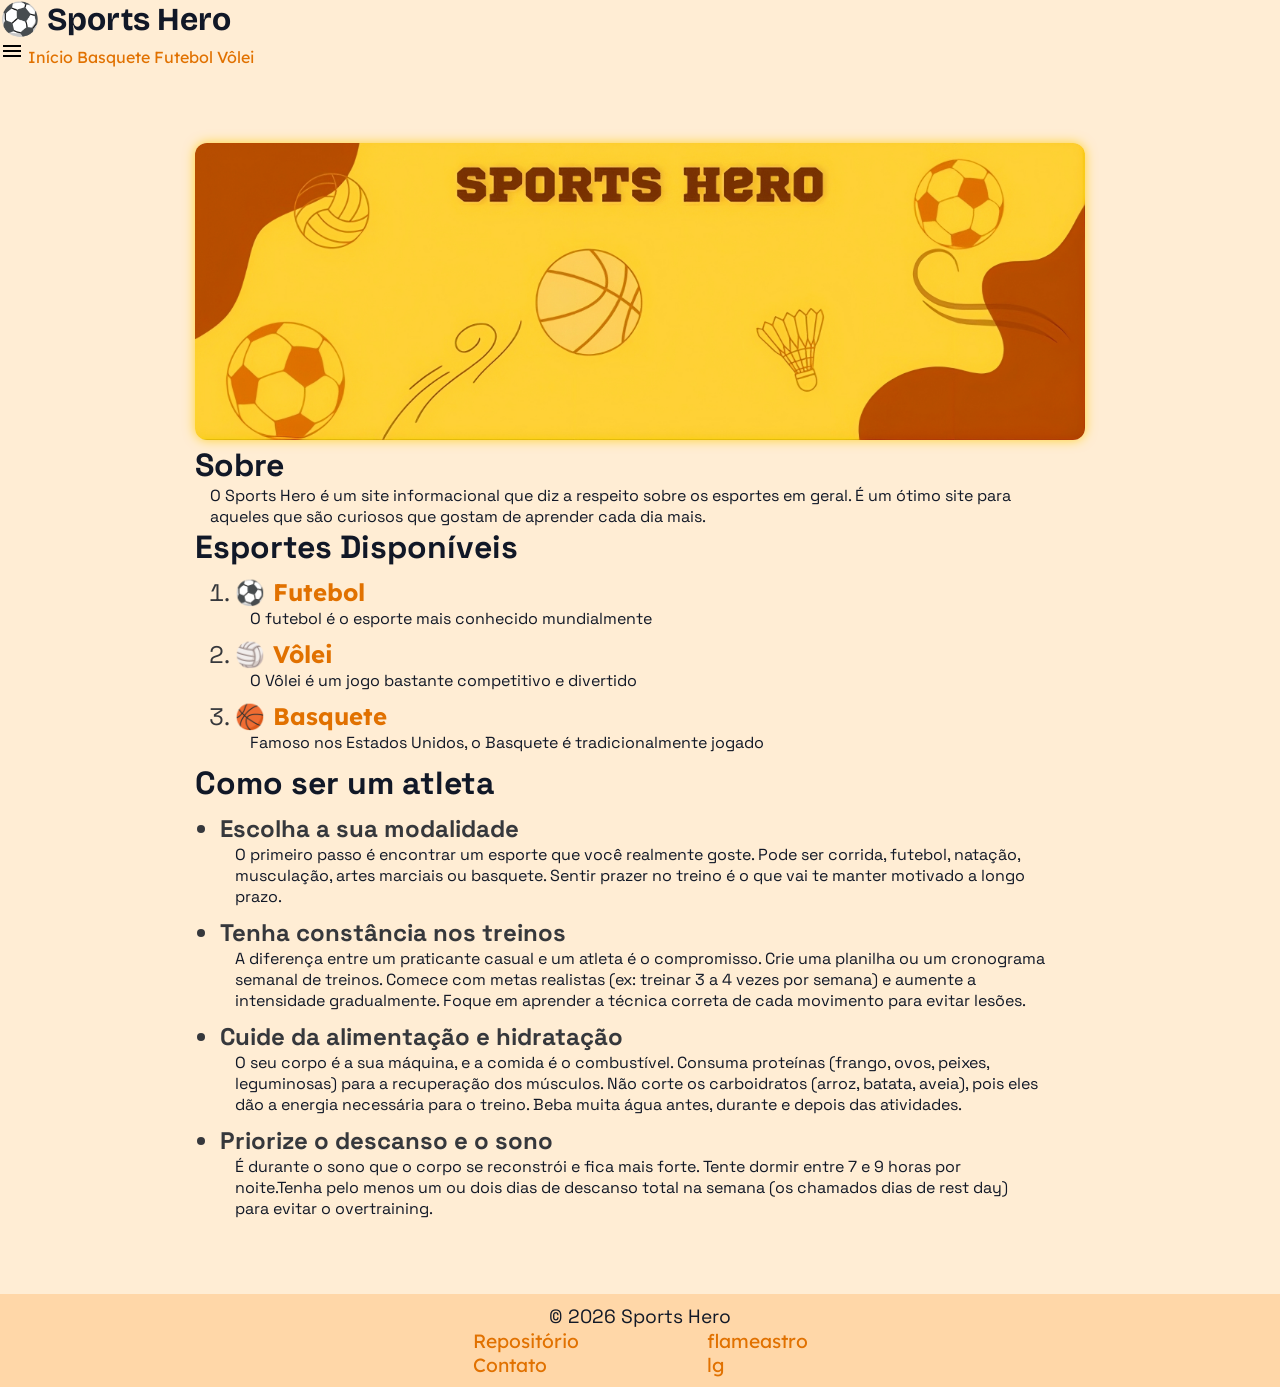
<file: index.html>
<!DOCTYPE html>
<html lang="pt-BR">
<head>
    <meta charset="UTF-8">
    <meta name="viewport" content="width=device-width, initial-scale=1.0">
    <title>Sports Hero</title>
    <!-- Header Scripts -->
    <script type="module">
        import 'https://esm.sh/@material/web/divider/divider.js';
        import 'https://esm.sh/@material/web/list/list.js';
        import 'https://esm.sh/@material/web/list/list-item.js';
        import 'https://esm.sh/@material/web/ripple/ripple.js';

        import 'https://esm.sh/@material/web/icon/icon.js';
        import 'https://esm.sh/@material/web/iconbutton/icon-button.js';
    </script>

    <!-- Styles -->
    <link rel="stylesheet" href="styles/style.css">

    <!-- Fonts -->
    <link rel="preconnect" href="https://fonts.googleapis.com">
    <link rel="preconnect" href="https://fonts.gstatic.com" crossorigin>
    <link href="https://fonts.googleapis.com/css2?family=Archivo:ital,wght@0,100..900;1,100..900&family=Bricolage+Grotesque:opsz,wght@12..96,200..800&family=DM+Sans:ital,opsz,wght@0,9..40,100..1000;1,9..40,100..1000&family=JetBrains+Mono:ital,wght@0,100..800;1,100..800&family=Lexend:wght@100..900&family=Manrope:wght@200..800&family=Outfit:wght@100..900&family=Space+Grotesk:wght@300..700&family=Tilt+Warp&display=swap" rel="stylesheet">

    <!-- Icons -->
    <link rel="stylesheet" href="https://fonts.googleapis.com/css2?family=Material+Symbols+Outlined:opsz,wght,FILL,GRAD@20..48,100..700,0..1,-50..200&icon_names=menu" />

    <!-- Favicon -->
    <link rel="shortcut icon" href="assets/favicon.ico" type="image/x-icon">
</head>
<body>
    <h1>⚽ Sports Hero</h1>

    <top-app-bar title="⚽ Sports Hero" title-nav="Navegação">
        <md-icon-button slot="trigger">
            <span class="material-symbols-outlined">menu</span>
        </md-icon-button>

        <a slot="item" href="https://flameastro.github.io/sports-hero/">Início</a>
        <a slot="item" href="https://flameastro.github.io/sports-hero/pages/basquete.html">Basquete</a>
        <a slot="item" href="https://flameastro.github.io/sports-hero/pages/futebol.html">Futebol</a>
        <a slot="item" href="https://flameastro.github.io/sports-hero/pages/volei.html">Vôlei</a>
    </top-app-bar>

    <main>
        <section class="banner">
            <img src="assets/banner.png" alt="Banner Sports Hero">
        </section>

        <section class="about">
            <h2>Sobre</h2>

            <p>O Sports Hero é um site informacional que diz a respeito sobre os esportes em geral. É um ótimo site para aqueles que são curiosos que gostam de aprender cada dia mais.</p>
        </section>

        <section class="sports">
            <h2>Esportes Disponíveis</h2>

            <ol>
                <li>
                    <h3><a href="pages/futebol.html">⚽ Futebol</a></h3>
                    <p>O futebol é o esporte mais conhecido mundialmente</p>
                </li>
                <li>
                    <h3><a href="pages/volei.html">🏐 Vôlei</a></h3>
                    <p>O Vôlei é um jogo bastante competitivo e divertido</p>
                </li>
                <li>
                    <h3><a href="pages/basquete.html">🏀 Basquete</a></h3>
                    <p>Famoso nos Estados Unidos, o Basquete é tradicionalmente jogado</p>
                </li>
            </ol>
        </section>

        <section class="athlete">
            <h2>Como ser um atleta</h2>

            <ul>
                <li>
                    <h3>Escolha a sua modalidade</h3>
                    <p>O primeiro passo é encontrar um esporte que você realmente goste. Pode ser corrida, futebol, natação, musculação, artes marciais ou basquete. Sentir prazer no treino é o que vai te manter motivado a longo prazo.</p>
                </li>
                <li>
                    <h3>Tenha constância nos treinos</h3>
                    <p>A diferença entre um praticante casual e um atleta é o compromisso. Crie uma planilha ou um cronograma semanal de treinos. Comece com metas realistas (ex: treinar 3 a 4 vezes por semana) e aumente a intensidade gradualmente. Foque em aprender a técnica correta de cada movimento para evitar lesões.</p>
                </li>
                <li>
                    <h3>Cuide da alimentação e hidratação</h3>
                    <p>O seu corpo é a sua máquina, e a comida é o combustível. Consuma proteínas (frango, ovos, peixes, leguminosas) para a recuperação dos músculos. Não corte os carboidratos (arroz, batata, aveia), pois eles dão a energia necessária para o treino. Beba muita água antes, durante e depois das atividades.</p>
                </li>
                <li>
                    <h3>Priorize o descanso e o sono</h3>
                    <p>É durante o sono que o corpo se reconstrói e fica mais forte. Tente dormir entre 7 e 9 horas por noite.Tenha pelo menos um ou dois dias de descanso total na semana (os chamados dias de rest day) para evitar o overtraining.</p>
                </li>
            </ul>
        </section>
    </main>

    <footer>
        <div>
            <p>&copy; <span class="date"></span> Sports Hero</p>
        </div>

        <div class="links">
            <div>
                <a href="https://github.com/flameastro/sports-hero" target="_blank">Repositório</a>
                <a href="mailto:flame77ofc@gmail.com" target="_blank">Contato</a>
            </div>
            <div>
                <a href="https://github.com/flameastro/" target="_blank">flameastro</a>
                <a href="https://github.com/luan-gb/" target="_blank">lg</a>
            </div>
        </div>
    </footer>

    <script src="scripts/footer.js"></script>
    <script type="module" src="scripts/header.js"></script>
</body>
</html>
</file>
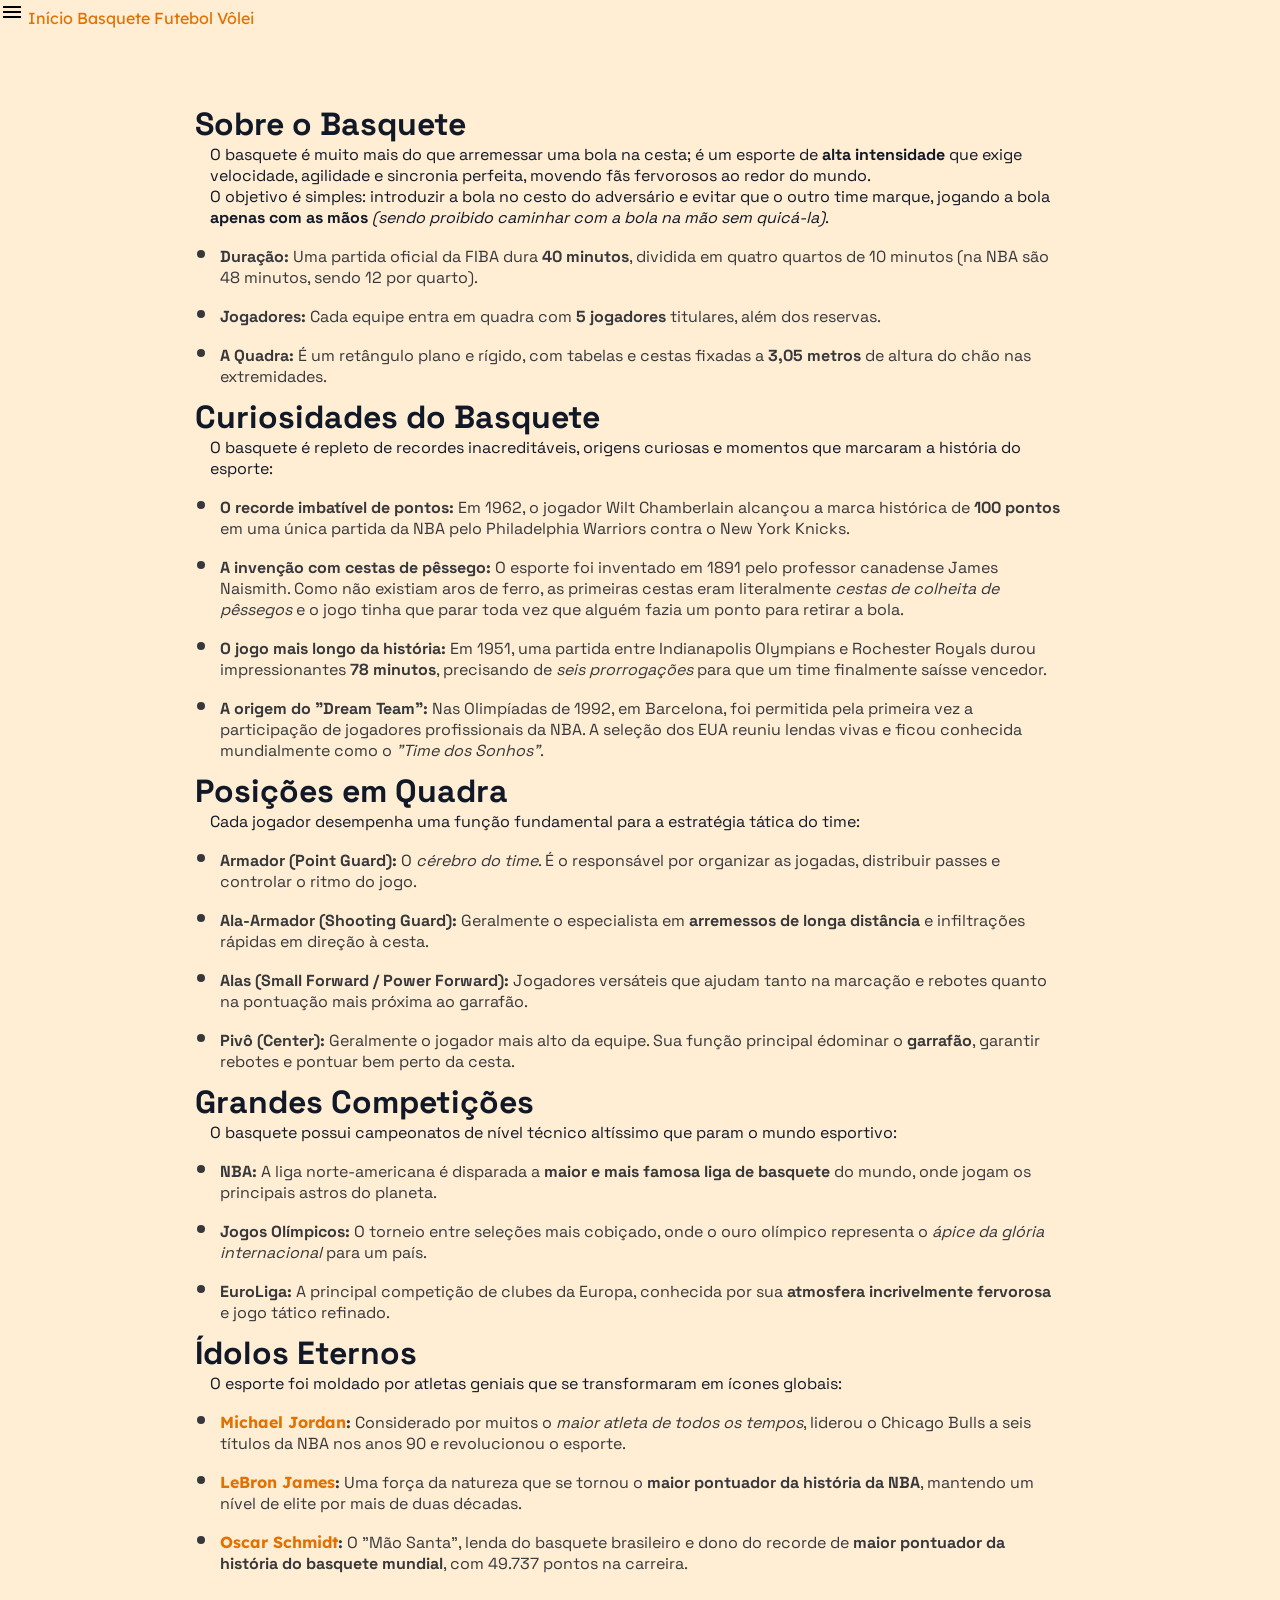
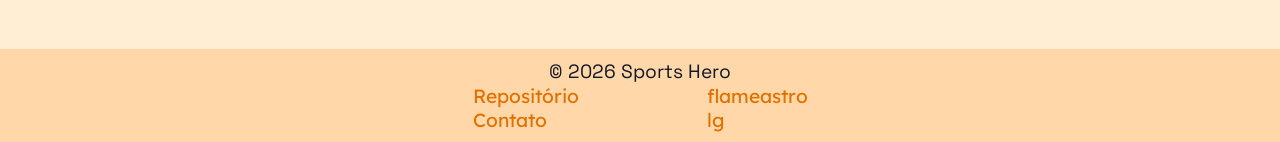
<file: pages/basquete.html>
<!DOCTYPE html>
<html lang="pt-BR">
<head>
    <meta charset="UTF-8">
    <meta name="viewport" content="width=device-width, initial-scale=1.0">

    <!-- Header Scripts -->
    <script type="module">
        import 'https://esm.sh/@material/web/divider/divider.js';
        import 'https://esm.sh/@material/web/list/list.js';
        import 'https://esm.sh/@material/web/list/list-item.js';
        import 'https://esm.sh/@material/web/ripple/ripple.js';
        import 'https://esm.sh/@material/web/icon/icon.js';
        import 'https://esm.sh/@material/web/iconbutton/icon-button.js';
    </script>

    <!-- Styles -->
    <link rel="stylesheet" href="../styles/style.css">

    <!-- Fonts -->
    <link rel="preconnect" href="https://fonts.googleapis.com">
    <link rel="preconnect" href="https://fonts.gstatic.com" crossorigin>
    <link href="https://fonts.googleapis.com/css2?family=Archivo:ital,wght@0,100..900;1,100..900&family=Bricolage+Grotesque:opsz,wght@12..96,200..800&family=DM+Sans:ital,opsz,wght@0,9..40,100..1000;1,9..40,100..1000&family=JetBrains+Mono:ital,wght@0,100..800;1,100..800&family=Lexend:wght@100..900&family=Manrope:wght@200..800&family=Outfit:wght@100..900&family=Space+Grotesk:wght@300..700&family=Tilt+Warp&display=swap" rel="stylesheet">

    <!-- Icons -->
    <link rel="stylesheet" href="https://fonts.googleapis.com/css2?family=Material+Symbols+Outlined:opsz,wght,FILL,GRAD@20..48,100..700,0..1,-50..200&icon_names=menu" />

    <!-- Favicon -->
    <link rel="shortcut icon" href="../assets/favicon.ico" type="image/x-icon">

    <title>⚽ Sports Hero - Basquete</title>
</head>
<body>
    <top-app-bar title="⚽ Sports Hero (Basquete)" title-nav="Navegação">
        <md-icon-button slot="trigger">
            <span class="material-symbols-outlined">menu</span>
        </md-icon-button>

        <a slot="item" href="https://flameastro.github.io/sports-hero/">Início</a>
        <a slot="item" href="https://flameastro.github.io/sports-hero/pages/basquete.html">Basquete</a>
        <a slot="item" href="https://flameastro.github.io/sports-hero/pages/futebol.html">Futebol</a>
        <a slot="item" href="https://flameastro.github.io/sports-hero/pages/volei.html">Vôlei</a>
    </top-app-bar>

    <main>
        <section class="about">
            <h2>Sobre o Basquete</h2>
            <p>O basquete é muito mais do que arremessar uma bola na cesta; é um esporte de <strong>alta intensidade</strong> que exige velocidade, agilidade e sincronia perfeita, movendo fãs fervorosos ao redor do mundo.</p>
            <p>O objetivo é simples: introduzir a bola no cesto do adversário e evitar que o outro time marque, jogando a bola <strong>apenas com as mãos</strong> <em>(sendo proibido caminhar com a bola na mão sem quicá-la)</em>.</p>

            <ul>
                <li><strong>Duração:</strong> Uma partida oficial da FIBA dura <strong>40 minutos</strong>, dividida em quatro quartos de 10 minutos (na NBA são 48 minutos, sendo 12 por quarto).</li>
                <li><strong>Jogadores:</strong> Cada equipe entra em quadra com <strong>5 jogadores</strong> titulares, além dos reservas.</li>
                <li><strong>A Quadra:</strong> É um retângulo plano e rígido, com tabelas e cestas fixadas a <strong>3,05 metros</strong> de altura do chão nas extremidades.</li>
            </ul>
        </section>

        <section class="curiosities">
            <h2>Curiosidades do Basquete</h2>
            <p>O basquete é repleto de recordes inacreditáveis, origens curiosas e momentos que marcaram a história do esporte:</p>

            <ul>
                <li><strong>O recorde imbatível de pontos:</strong> Em 1962, o jogador Wilt Chamberlain alcançou a marca histórica de <strong>100 pontos</strong> em uma única partida da NBA pelo Philadelphia Warriors contra o New York Knicks.</li>
                <li><strong>A invenção com cestas de pêssego:</strong> O esporte foi inventado em 1891 pelo professor canadense James Naismith. Como não existiam aros de ferro, as primeiras cestas eram literalmente <em>cestas de colheita de pêssegos</em> e o jogo tinha que parar toda vez que alguém fazia um ponto para retirar a bola.</li>
                <li><strong>O jogo mais longo da história:</strong> Em 1951, uma partida entre Indianapolis Olympians e Rochester Royals durou impressionantes <strong>78 minutos</strong>, precisando de <em>seis prorrogações</em> para que um time finalmente saísse vencedor.</li>
                <li><strong>A origem do "Dream Team":</strong> Nas Olimpíadas de 1992, em Barcelona, foi permitida pela primeira vez a participação de jogadores profissionais da NBA. A seleção dos EUA reuniu lendas vivas e ficou conhecida mundialmente como o <em>"Time dos Sonhos"</em>.</li>
            </ul>
        </section>

        <section class="positions">
            <h2>Posições em Quadra</h2>
            <p>Cada jogador desempenha uma função fundamental para a estratégia tática do time:</p>
            <ul>
                <li><strong>Armador (Point Guard):</strong> O <em>cérebro do time</em>. É o responsável por organizar as jogadas, distribuir passes e controlar o ritmo do jogo.</li>
                <li><strong>Ala-Armador (Shooting Guard):</strong> Geralmente o especialista em <strong>arremessos de longa distância</strong> e infiltrações rápidas em direção à cesta.</li>
                <li><strong>Alas (Small Forward / Power Forward):</strong> Jogadores versáteis que ajudam tanto na marcação e rebotes quanto na pontuação mais próxima ao garrafão.</li>
                <li><strong>Pivô (Center):</strong> Geralmente o jogador mais alto da equipe. Sua função principal édominar o <strong>garrafão</strong>, garantir rebotes e pontuar bem perto da cesta.</li>
            </ul>
        </section>

        <section class="tournaments">
            <h2>Grandes Competições</h2>
            <p>O basquete possui campeonatos de nível técnico altíssimo que param o mundo esportivo:</p>
            <ul>
                <li><strong>NBA:</strong> A liga norte-americana é disparada a <strong>maior e mais famosa liga de basquete</strong> do mundo, onde jogam os principais astros do planeta.</li>
                <li><strong>Jogos Olímpicos:</strong> O torneio entre seleções mais cobiçado, onde o ouro olímpico representa o <em>ápice da glória internacional</em> para um país.</li>
                <li><strong>EuroLiga:</strong> A principal competição de clubes da Europa, conhecida por sua <strong>atmosfera incrivelmente fervorosa</strong> e jogo tático refinado.</li>
            </ul>
        </section>

        <section class="legends">
            <h2>Ídolos Eternos</h2>
            <p>O esporte foi moldado por atletas geniais que se transformaram em ícones globais:</p>
            <ul>
                <li><strong><a href="https://pt.wikipedia.org/wiki/Michael_Jordan" target="_blank">Michael Jordan</a>:</strong> Considerado por muitos o <em>maior atleta de todos os tempos</em>, liderou o Chicago Bulls a seis títulos da NBA nos anos 90 e revolucionou o esporte.</li>
                <li><strong><a href="https://pt.wikipedia.org/wiki/LeBron_James" target="_blank">LeBron James</a>:</strong> Uma força da natureza que se tornou o <strong>maior pontuador da história da NBA</strong>, mantendo um nível de elite por mais de duas décadas.</li>
                <li><strong><a href="https://pt.wikipedia.org/wiki/Oscar_Schmidt" target="_blank">Oscar Schmidt</a>:</strong> O "Mão Santa", lenda do basquete brasileiro e dono do recorde de <strong>maior pontuador da história do basquete mundial</strong>, com 49.737 pontos na carreira.
                </li>
            </ul>
        </section>
    </main>
    <footer>
        <div>
            <p>&copy; <span class="date"></span> Sports Hero</p>
        </div>

        <div class="links">
            <div>
                <a href="https://github.com/flameastro/sports-hero" target="_blank">Repositório</a>
                <a href="mailto:flame77ofc@gmail.com" target="_blank">Contato</a>
            </div>
            <div>
                <a href="https://github.com/flameastro/" target="_blank">flameastro</a>
                <a href="https://github.com/luan-gb/" target="_blank">lg</a>
            </div>
        </div>
    </footer>

    <script src="../scripts/footer.js"></script>
    <script type="module" src="../scripts/header.js"></script>
</body>
</html>
</file>
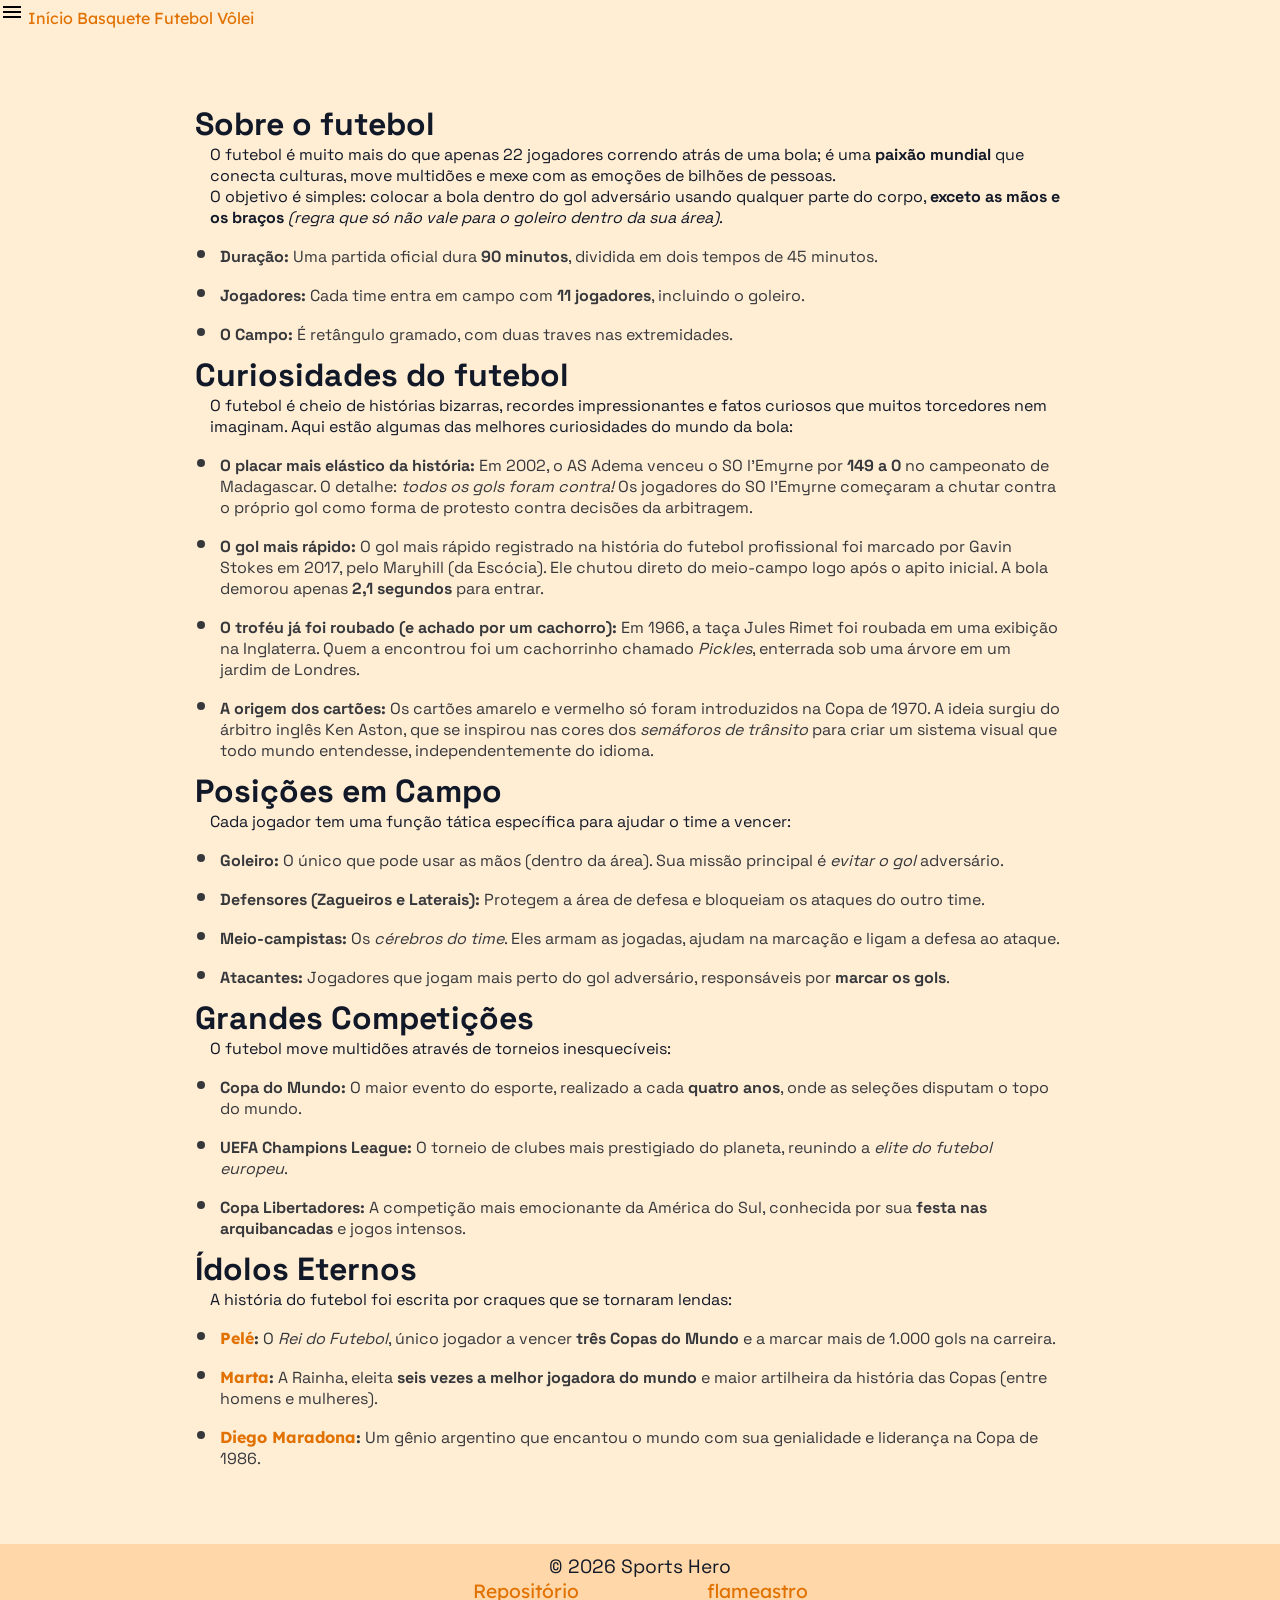
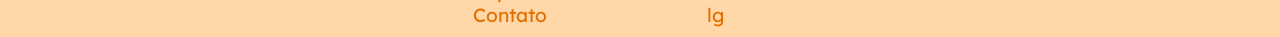
<file: pages/futebol.html>
<!DOCTYPE html>
<html lang="pt-BR">

<head>
    <meta charset="UTF-8">
    <meta name="viewport" content="width=device-width, initial-scale=1.0">

    <!-- Header Scripts -->
    <script type="module">
        import 'https://esm.sh/@material/web/divider/divider.js';
        import 'https://esm.sh/@material/web/list/list.js';
        import 'https://esm.sh/@material/web/list/list-item.js';
        import 'https://esm.sh/@material/web/ripple/ripple.js';
        import 'https://esm.sh/@material/web/icon/icon.js';
        import 'https://esm.sh/@material/web/iconbutton/icon-button.js';
    </script>

    <!-- Styles -->
    <link rel="stylesheet" href="../styles/style.css">

    <!-- Fonts -->
    <link rel="preconnect" href="https://fonts.googleapis.com">
    <link rel="preconnect" href="https://fonts.gstatic.com" crossorigin>
    <link href="https://fonts.googleapis.com/css2?family=Archivo:ital,wght@0,100..900;1,100..900&family=Bricolage+Grotesque:opsz,wght@12..96,200..800&family=DM+Sans:ital,opsz,wght@0,9..40,100..1000;1,9..40,100..1000&family=JetBrains+Mono:ital,wght@0,100..800;1,100..800&family=Lexend:wght@100..900&family=Manrope:wght@200..800&family=Outfit:wght@100..900&family=Space+Grotesk:wght@300..700&family=Tilt+Warp&display=swap" rel="stylesheet">

    <!-- Icons -->
    <link rel="stylesheet" href="https://fonts.googleapis.com/css2?family=Material+Symbols+Outlined:opsz,wght,FILL,GRAD@20..48,100..700,0..1,-50..200&icon_names=menu" />

    <!-- Favicon -->
    <link rel="shortcut icon" href="../assets/favicon.ico" type="image/x-icon">

    <title>⚽ Sports Hero - Futebol</title>
</head>

<body>
    <top-app-bar title="⚽ Sports Hero (Futebol)" title-nav="Navegação">
        <md-icon-button slot="trigger">
            <span class="material-symbols-outlined">menu</span>
        </md-icon-button>

        <a slot="item" href="https://flameastro.github.io/sports-hero/">Início</a>
        <a slot="item" href="https://flameastro.github.io/sports-hero/pages/basquete.html">Basquete</a>
        <a slot="item" href="https://flameastro.github.io/sports-hero/pages/futebol.html">Futebol</a>
        <a slot="item" href="https://flameastro.github.io/sports-hero/pages/volei.html">Vôlei</a>
    </top-app-bar>

    <main>
        <section class="about">
            <h2>Sobre o futebol</h2>
            <p>O futebol é muito mais do que apenas 22 jogadores correndo atrás de uma bola; é uma <strong>paixão mundial</strong> que conecta culturas, move multidões e mexe com as emoções de bilhões de pessoas.
            </p>
            <p>O objetivo é simples: colocar a bola dentro do gol adversário usando qualquer parte do corpo, <strong>exceto as mãos e os braços</strong> <em>(regra que só não vale para o goleiro dentro da sua área)</em>.
            </p>

            <ul>
                <li><strong>Duração:</strong> Uma partida oficial dura <strong>90 minutos</strong>, dividida em dois tempos de 45 minutos.</li>
                <li><strong>Jogadores:</strong> Cada time entra em campo com <strong>11 jogadores</strong>, incluindo o goleiro.</li>
                <li><strong>O Campo:</strong> É retângulo gramado, com duas traves nas extremidades.</li>
            </ul>
        </section>

        <section class="curiosities">
            <h2>Curiosidades do futebol</h2>
            <p>O futebol é cheio de histórias bizarras, recordes impressionantes e fatos curiosos que muitos torcedores nem imaginam. Aqui estão algumas das melhores curiosidades do mundo da bola:</p>

            <ul>
                <li><strong>O placar mais elástico da história:</strong> Em 2002, o AS Adema venceu o SO l'Emyrne por <strong>149 a 0</strong> no campeonato de Madagascar. O detalhe: <em>todos os gols foram contra!</em> Os jogadores do SO l'Emyrne começaram a chutar contra o próprio gol como forma de protesto contra decisões da arbitragem.</li>
                <li><strong>O gol mais rápido:</strong> O gol mais rápido registrado na história do futebol profissional foi marcado por Gavin Stokes em 2017, pelo Maryhill (da Escócia). Ele chutou direto do meio-campo logo após o apito inicial. A bola demorou apenas <strong>2,1 segundos</strong> para entrar.</li>
                <li><strong>O troféu já foi roubado (e achado por um cachorro):</strong> Em 1966, a taça Jules Rimet foi roubada em uma exibição na Inglaterra. Quem a encontrou foi um cachorrinho chamado <em>Pickles</em>, enterrada sob uma árvore em um jardim de Londres.</li>
                <li><strong>A origem dos cartões:</strong> Os cartões amarelo e vermelho só foram introduzidos na Copa de 1970. A ideia surgiu do árbitro inglês Ken Aston, que se inspirou nas cores dos <em>semáforos de trânsito</em> para criar um sistema visual que todo mundo entendesse, independentemente do idioma.</li>
            </ul>
        </section>
        <section class="positions">
            <h2>Posições em Campo</h2>
            <p>Cada jogador tem uma função tática específica para ajudar o time a vencer:</p>
            <ul>
                <li><strong>Goleiro:</strong> O único que pode usar as mãos (dentro da área). Sua missão principal é <em>evitar o gol</em> adversário.</li>
                <li><strong>Defensores (Zagueiros e Laterais):</strong> Protegem a área de defesa e bloqueiam os ataques do outro time.</li>
                <li><strong>Meio-campistas:</strong> Os <em>cérebros do time</em>. Eles armam as jogadas, ajudam na marcação e ligam a defesa ao ataque.</li>
                <li><strong>Atacantes:</strong> Jogadores que jogam mais perto do gol adversário, responsáveis por <strong>marcar os gols</strong>.</li>
            </ul>
        </section>

        <section class="tournaments">
            <h2>Grandes Competições</h2>
            <p>O futebol move multidões através de torneios inesquecíveis:</p>
            <ul>
                <li><strong>Copa do Mundo:</strong> O maior evento do esporte, realizado a cada <strong>quatro anos</strong>, onde as seleções disputam o topo do mundo.</li>
                <li><strong>UEFA Champions League:</strong> O torneio de clubes mais prestigiado do planeta, reunindo a <em>elite do futebol europeu</em>.</li>
                <li><strong>Copa Libertadores:</strong> A competição mais emocionante da América do Sul, conhecida por sua <strong>festa nas arquibancadas</strong> e jogos intensos.</li>
            </ul>
        </section>

        <section class="legends">
            <h2>Ídolos Eternos</h2>
            <p>A história do futebol foi escrita por craques que se tornaram lendas:</p>
            <ul>
                <li><strong><a href="https://pt.wikipedia.org/wiki/Pel%C3%A9" target="_blank">Pelé</a>:</strong> O <em>Rei do Futebol</em>, único jogador a vencer <strong>três Copas do Mundo</strong> e a marcar mais de 1.000 gols na carreira.</li>
                <li><strong><a href="https://pt.wikipedia.org/wiki/Marta_(futebolista)" target="_blank">Marta</a>:</strong> A Rainha, eleita <strong>seis vezes a melhor jogadora do mundo</strong> e maior artilheira da história das Copas (entre homens e mulheres).</li>
                <li><strong><a href="https://pt.wikipedia.org/wiki/Diego_Maradona" target="_blank">Diego Maradona</a>:</strong> Um gênio argentino que encantou o mundo com sua genialidade e liderança na Copa de 1986.</li>
            </ul>
        </section>
    </main>

    <footer>
        <div>
            <p>&copy; <span class="date"></span> Sports Hero</p>
        </div>

        <div class="links">
            <div>
                <a href="https://github.com/flameastro/sports-hero" target="_blank">Repositório</a>
                <a href="mailto:flame77ofc@gmail.com" target="_blank">Contato</a>
            </div>
            <div>
                <a href="https://github.com/flameastro/" target="_blank">flameastro</a>
                <a href="https://github.com/luan-gb/" target="_blank">lg</a>
            </div>
        </div>
    </footer>

    <script src="../scripts/footer.js"></script>
    <script type="module" src="../scripts/header.js"></script>
</body>

</html>
</file>
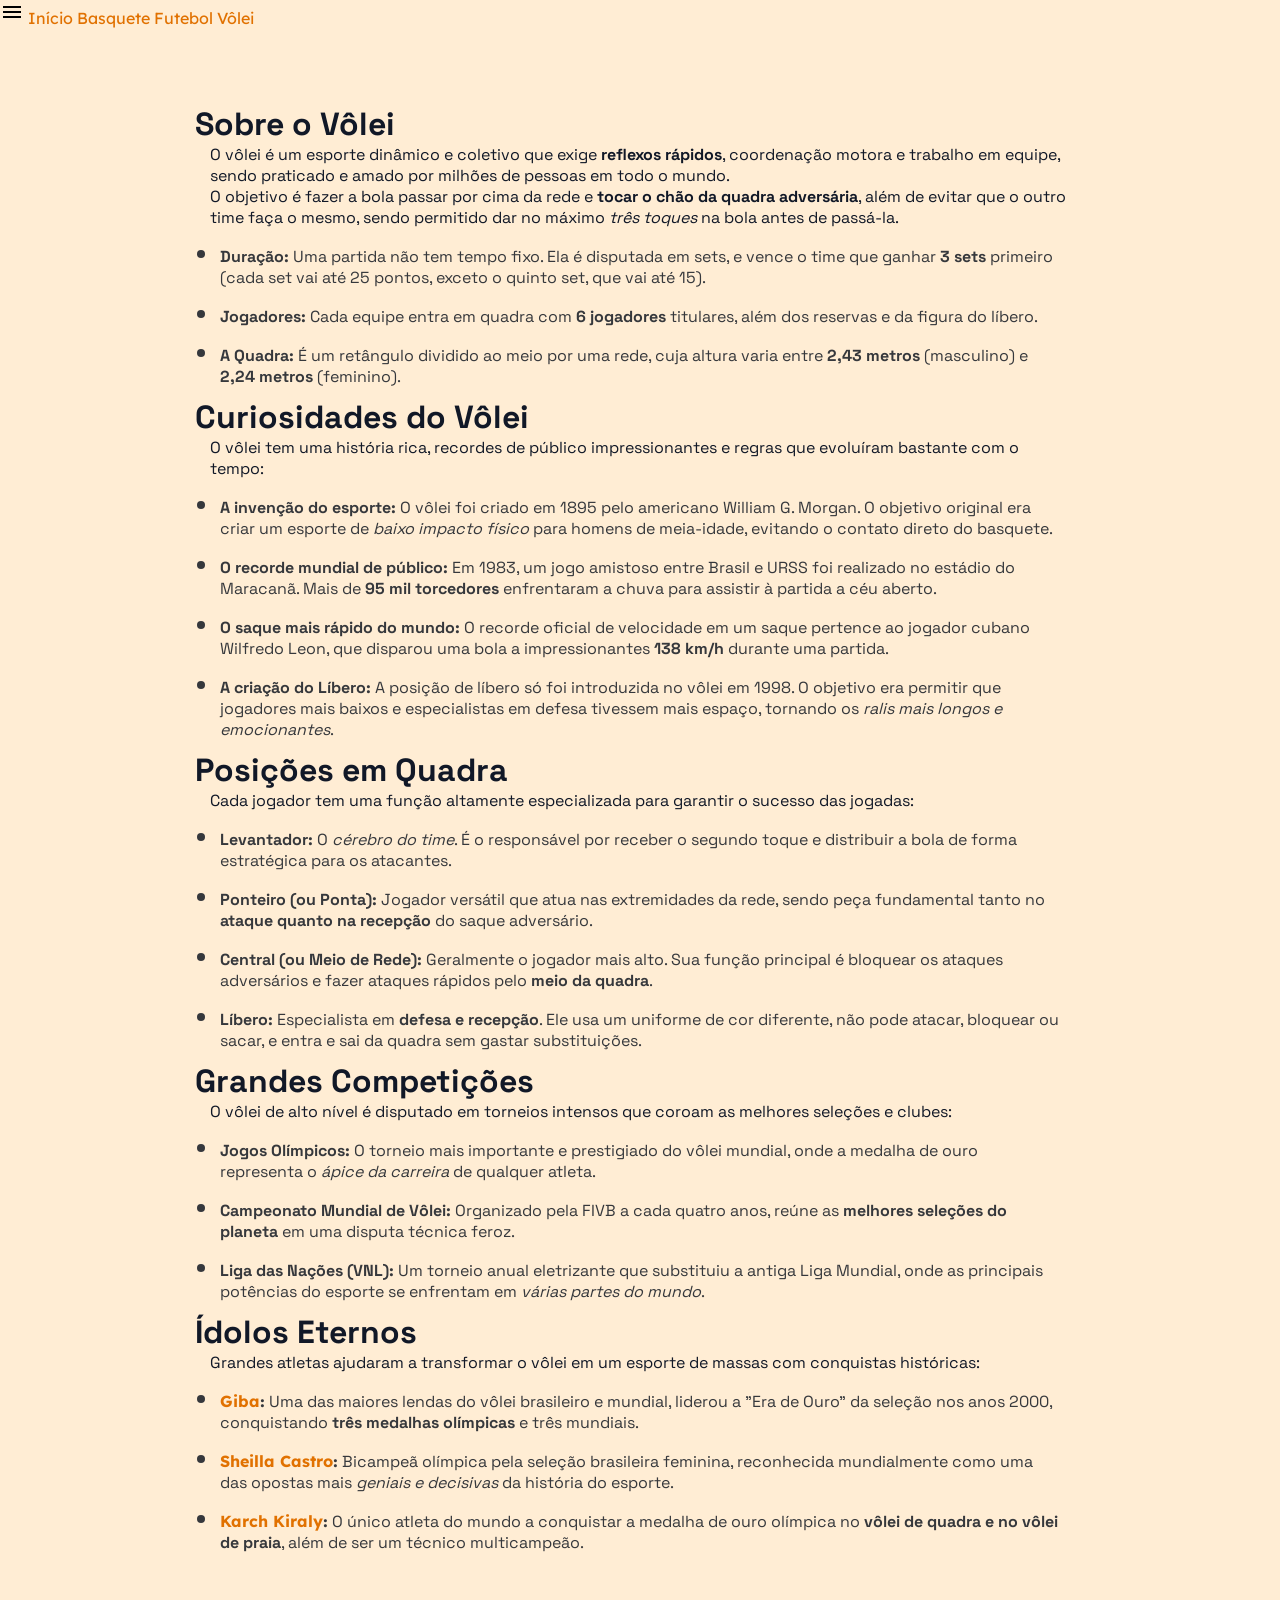
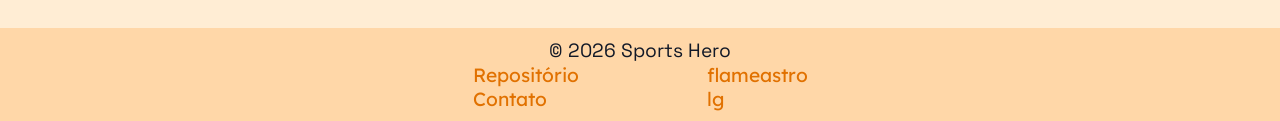
<file: pages/volei.html>
<!DOCTYPE html>
<html lang="pt-BR">

<head>
    <meta charset="UTF-8">
    <meta name="viewport" content="width=device-width, initial-scale=1.0">

    <!-- Header Scripts -->
    <script type="module">
        import 'https://esm.sh/@material/web/divider/divider.js';
        import 'https://esm.sh/@material/web/list/list.js';
        import 'https://esm.sh/@material/web/list/list-item.js';
        import 'https://esm.sh/@material/web/ripple/ripple.js';
        import 'https://esm.sh/@material/web/icon/icon.js';
        import 'https://esm.sh/@material/web/iconbutton/icon-button.js';
    </script>

    <!-- Styles -->
    <link rel="stylesheet" href="../styles/style.css">

    <!-- Fonts -->
    <link rel="preconnect" href="https://fonts.googleapis.com">
    <link rel="preconnect" href="https://fonts.gstatic.com" crossorigin>
    <link href="https://fonts.googleapis.com/css2?family=Archivo:ital,wght@0,100..900;1,100..900&family=Bricolage+Grotesque:opsz,wght@12..96,200..800&family=DM+Sans:ital,opsz,wght@0,9..40,100..1000;1,9..40,100..1000&family=JetBrains+Mono:ital,wght@0,100..800;1,100..800&family=Lexend:wght@100..900&family=Manrope:wght@200..800&family=Outfit:wght@100..900&family=Space+Grotesk:wght@300..700&family=Tilt+Warp&display=swap" rel="stylesheet">

    <!-- Icons -->
    <link rel="stylesheet" href="https://fonts.googleapis.com/css2?family=Material+Symbols+Outlined:opsz,wght,FILL,GRAD@20..48,100..700,0..1,-50..200&icon_names=menu" />

    <!-- Favicon -->
    <link rel="shortcut icon" href="../assets/favicon.ico" type="image/x-icon">

    <title>⚽ Sports Hero - Vôlei</title>
</head>

<body>
    <top-app-bar title="⚽ Sports Hero (Vôlei)" title-nav="Navegação">
        <md-icon-button slot="trigger">
            <span class="material-symbols-outlined">menu</span>
        </md-icon-button>

        <a slot="item" href="https://flameastro.github.io/sports-hero/">Início</a>
        <a slot="item" href="https://flameastro.github.io/sports-hero/pages/basquete.html">Basquete</a>
        <a slot="item" href="https://flameastro.github.io/sports-hero/pages/futebol.html">Futebol</a>
        <a slot="item" href="https://flameastro.github.io/sports-hero/pages/volei.html">Vôlei</a>
    </top-app-bar>

    <main>
        <section class="about">
            <h2>Sobre o Vôlei</h2>
            <p>O vôlei é um esporte dinâmico e coletivo que exige <strong>reflexos rápidos</strong>, coordenação motora e trabalho em equipe, sendo praticado e amado por milhões de pessoas em todo o mundo.</p>
            <p>O objetivo é fazer a bola passar por cima da rede e <strong>tocar o chão da quadra adversária</strong>, além de evitar que o outro time faça o mesmo, sendo permitido dar no máximo <em>três toques</em> na bola antes de passá-la.</p>

            <ul>
                <li><strong>Duração:</strong> Uma partida não tem tempo fixo. Ela é disputada em sets, e vence o time que ganhar <strong>3 sets</strong> primeiro (cada set vai até 25 pontos, exceto o quinto set, que vai até 15).</li>
                <li><strong>Jogadores:</strong> Cada equipe entra em quadra com <strong>6 jogadores</strong> titulares, além dos reservas e da figura do líbero.</li>
                <li><strong>A Quadra:</strong> É um retângulo dividido ao meio por uma rede, cuja altura varia entre <strong>2,43 metros</strong> (masculino) e <strong>2,24 metros</strong> (feminino).</li>
            </ul>
        </section>

        <section class="curiosities">
            <h2>Curiosidades do Vôlei</h2>
            <p>O vôlei tem uma história rica, recordes de público impressionantes e regras que evoluíram bastante com o tempo:</p>

            <ul>
                <li><strong>A invenção do esporte:</strong> O vôlei foi criado em 1895 pelo americano William G. Morgan. O objetivo original era criar um esporte de <em>baixo impacto físico</em> para homens de meia-idade, evitando o contato direto do basquete.</li>
                <li><strong>O recorde mundial de público:</strong> Em 1983, um jogo amistoso entre Brasil e URSS foi realizado no estádio do Maracanã. Mais de <strong>95 mil torcedores</strong> enfrentaram a chuva para assistir à partida a céu aberto.</li>
                <li><strong>O saque mais rápido do mundo:</strong> O recorde oficial de velocidade em um saque pertence ao jogador cubano Wilfredo Leon, que disparou uma bola a impressionantes <strong>138 km/h</strong> durante uma partida.</li>
                <li><strong>A criação do Líbero:</strong> A posição de líbero só foi introduzida no vôlei em 1998. O objetivo era permitir que jogadores mais baixos e especialistas em defesa tivessem mais espaço, tornando os <em>ralis mais longos e emocionantes</em>.</li>
            </ul>
        </section>

        <section class="positions">
            <h2>Posições em Quadra</h2>
            <p>Cada jogador tem uma função altamente especializada para garantir o sucesso das jogadas:</p>
            <ul>
                <li><strong>Levantador:</strong> O <em>cérebro do time</em>. É o responsável por receber o segundo toque e distribuir a bola de forma estratégica para os atacantes.</li>
                <li><strong>Ponteiro (ou Ponta):</strong> Jogador versátil que atua nas extremidades da rede, sendo peça fundamental tanto no <strong>ataque quanto na recepção</strong> do saque adversário.</li>
                <li><strong>Central (ou Meio de Rede):</strong> Geralmente o jogador mais alto. Sua função principal é bloquear os ataques adversários e fazer ataques rápidos pelo <strong>meio da quadra</strong>.</li>
                <li><strong>Líbero:</strong> Especialista em <strong>defesa e recepção</strong>. Ele usa um uniforme de cor diferente, não pode atacar, bloquear ou sacar, e entra e sai da quadra sem gastar substituições.</li>
            </ul>
        </section>

        <section class="tournaments">
            <h2>Grandes Competições</h2>
            <p>O vôlei de alto nível é disputado em torneios intensos que coroam as melhores seleções e clubes:</p>
            <ul>
                <li><strong>Jogos Olímpicos:</strong> O torneio mais importante e prestigiado do vôlei mundial, onde a medalha de ouro representa o <em>ápice da carreira</em> de qualquer atleta.</li>
                <li><strong>Campeonato Mundial de Vôlei:</strong> Organizado pela FIVB a cada quatro anos, reúne as <strong>melhores seleções do planeta</strong> em uma disputa técnica feroz.</li>
                <li><strong>Liga das Nações (VNL):</strong> Um torneio anual eletrizante que substituiu a antiga Liga Mundial, onde as principais potências do esporte se enfrentam em <em>várias partes do mundo</em>.</li>
            </ul>
        </section>

        <section class="legends">
            <h2>Ídolos Eternos</h2>
            <p>Grandes atletas ajudaram a transformar o vôlei em um esporte de massas com conquistas históricas:</p>
            <ul>
                <li><strong><a href="https://pt.wikipedia.org/wiki/Giba_(voleibolista)" target="_blank">Giba</a>:</strong> Uma das maiores lendas do vôlei brasileiro e mundial, liderou a "Era de Ouro" da seleção nos anos 2000, conquistando <strong>três medalhas olímpicas</strong> e três mundiais.</li>
                <li><strong><a href="https://pt.wikipedia.org/wiki/Sheilla_Castro" target="_blank">Sheilla Castro</a>:</strong> Bicampeã olímpica pela seleção brasileira feminina, reconhecida mundialmente como uma das opostas mais <em>geniais e decisivas</em> da história do esporte.</li>
                <li><strong><a href="https://pt.wikipedia.org/wiki/Karch_Kiraly" target="_blank">Karch Kiraly</a>:</strong> O único atleta do mundo a conquistar a medalha de ouro olímpica no <strong>vôlei de quadra e no vôlei de praia</strong>, além de ser um técnico multicampeão.</li>
            </ul>
        </section>
    </main>

    <footer>
        <div>
            <p>&copy; <span class="date"></span> Sports Hero</p>
        </div>

        <div class="links">
            <div>
                <a href="https://github.com/flameastro/sports-hero" target="_blank">Repositório</a>
                <a href="mailto:flame77ofc@gmail.com" target="_blank">Contato</a>
            </div>
            <div>
                <a href="https://github.com/flameastro/" target="_blank">flameastro</a>
                <a href="https://github.com/luan-gb/" target="_blank">lg</a>
            </div>
        </div>
    </footer>

    <script src="../scripts/footer.js"></script>
    <script type="module" src="../scripts/header.js"></script>
</body>
</html>
</file>
<file: styles/style.css>
:root {
    /* Fonts */
    --font-archivo: "Archivo", sans-serif;
    --font-bricolage: "Bricolage Grotesque", sans-serif;
    --font-dm-sans: "DM Sans", sans-serif;
    --font-jetbrains: "JetBrains Mono", monospace;
    --font-lexend: "Lexend", sans-serif;
    --font-manrope: "Manrope", sans-serif;
    --font-outfit: "Outfit", sans-serif;
    --font-space: "Space Grotesk", sans-serif;
    --font-tilt: "Tilt Warp", sans-serif;

    /* Colors */
    --text-primary: #111827;
    --text-secondary: #36383c;

    /* Red */
    --color-red-50: oklch(97.1% 0.013 17.38);
    --color-red-100: oklch(93.6% 0.032 17.717);
    --color-red-200: oklch(88.5% 0.062 18.334);
    --color-red-300: oklch(80.8% 0.114 19.571);
    --color-red-400: oklch(70.4% 0.191 22.216);
    --color-red-500: oklch(63.7% 0.237 25.331);
    --color-red-600: oklch(57.7% 0.245 27.325);
    --color-red-700: oklch(50.5% 0.213 27.518);
    --color-red-800: oklch(44.4% 0.177 26.899);
    --color-red-900: oklch(39.6% 0.141 25.723);
    --color-red-950: oklch(25.8% 0.092 26.042);

    /* Orange */
    --color-orange-50: oklch(98% 0.016 73.684);
    --color-orange-100: oklch(95.4% 0.038 75.164);
    --color-orange-200: oklch(90.1% 0.076 70.697);
    --color-orange-300: oklch(83.7% 0.128 66.29);
    --color-orange-400: oklch(75% 0.183 55.934);
    --color-orange-500: oklch(70.5% 0.213 47.604);
    --color-orange-600: oklch(64.6% 0.222 41.116);
    --color-orange-700: oklch(55.3% 0.195 38.402);
    --color-orange-800: oklch(47% 0.157 37.304);
    --color-orange-900: oklch(40.8% 0.123 38.172);
    --color-orange-950: oklch(26.6% 0.079 36.259);

    /* Amber */
    --color-amber-50: oklch(98.7% 0.022 95.277);
    --color-amber-100: oklch(96.2% 0.059 95.617);
    --color-amber-200: oklch(92.4% 0.12 95.746);
    --color-amber-300: oklch(87.9% 0.169 91.605);
    --color-amber-400: oklch(82.8% 0.189 84.429);
    --color-amber-500: oklch(76.9% 0.188 70.08);
    --color-amber-600: oklch(66.6% 0.179 58.318);
    --color-amber-700: oklch(55.5% 0.163 48.998);
    --color-amber-800: oklch(47.3% 0.137 46.201);
    --color-amber-900: oklch(41.4% 0.112 45.904);
    --color-amber-950: oklch(27.9% 0.077 45.635);

    /* Yellow */
    --color-yellow-50: oklch(98.7% 0.026 102.212);
    --color-yellow-100: oklch(97.3% 0.071 103.193);
    --color-yellow-200: oklch(94.5% 0.129 101.54);
    --color-yellow-300: oklch(90.5% 0.182 98.111);
    --color-yellow-400: oklch(85.2% 0.199 91.936);
    --color-yellow-500: oklch(79.5% 0.184 86.047);
    --color-yellow-600: oklch(68.1% 0.162 75.834);
    --color-yellow-700: oklch(55.4% 0.135 66.442);
    --color-yellow-800: oklch(47.6% 0.114 61.907);
    --color-yellow-900: oklch(42.1% 0.095 57.708);
    --color-yellow-950: oklch(28.6% 0.066 53.813);
}

* {
    font-family: var(--font-space);
    margin: 0;
    padding: 0;
    box-sizing: border-box;
}

body {
    background-color: var(--color-orange-100);
}

h1 {
    font-family: var(--font-bricolage);
}

h2 {
    font-size: 32px;
}

h3 {
    font-size: 24px;
}

h1,
h2,
p {
    color: var(--text-primary);
}

ol,
ul,
li {
    color: var(--text-secondary);
}

li {
    margin: 10px;
}

li::marker {
    font-size: 24px;
}

ol,
ul {
    margin: 5px 10px 5px 30px;
    font-family: var(--font-manrope);
}

a {
    color: var(--color-amber-600);
    transition: all 0.25s ease-in-out;
}

a:hover {
    color: var(--color-amber-700);
}

main {
    margin: 75px 10px;
}

.banner img {
    width: 100%;
    border-radius: 12px;
    box-shadow: 0 0 12px var(--color-amber-300);
}

a {
    font-family: var(--font-lexend);
    text-decoration: none;
}

footer {
    background-color: var(--color-orange-200);
    display: flex;
    flex-direction: column;
    align-items: center;
    padding: 10px;
    font-size: 1.2rem;
}

footer .links {
    display: flex;
    gap: 10vw;
}

.links>div {
    display: flex;
    flex-direction: column;
}

@media screen and (min-width: 576px) {
    main {
        margin: 25px;
    }
}

@media screen and (min-width: 768px) {
    main {
        margin: 75px auto;
        width: 750px;
    }

    p, ul {
        margin: 0 15px;
    }
}

@media screen and (min-width: 992px) {
    main {
        width: 890px;
    }
}
</file>
